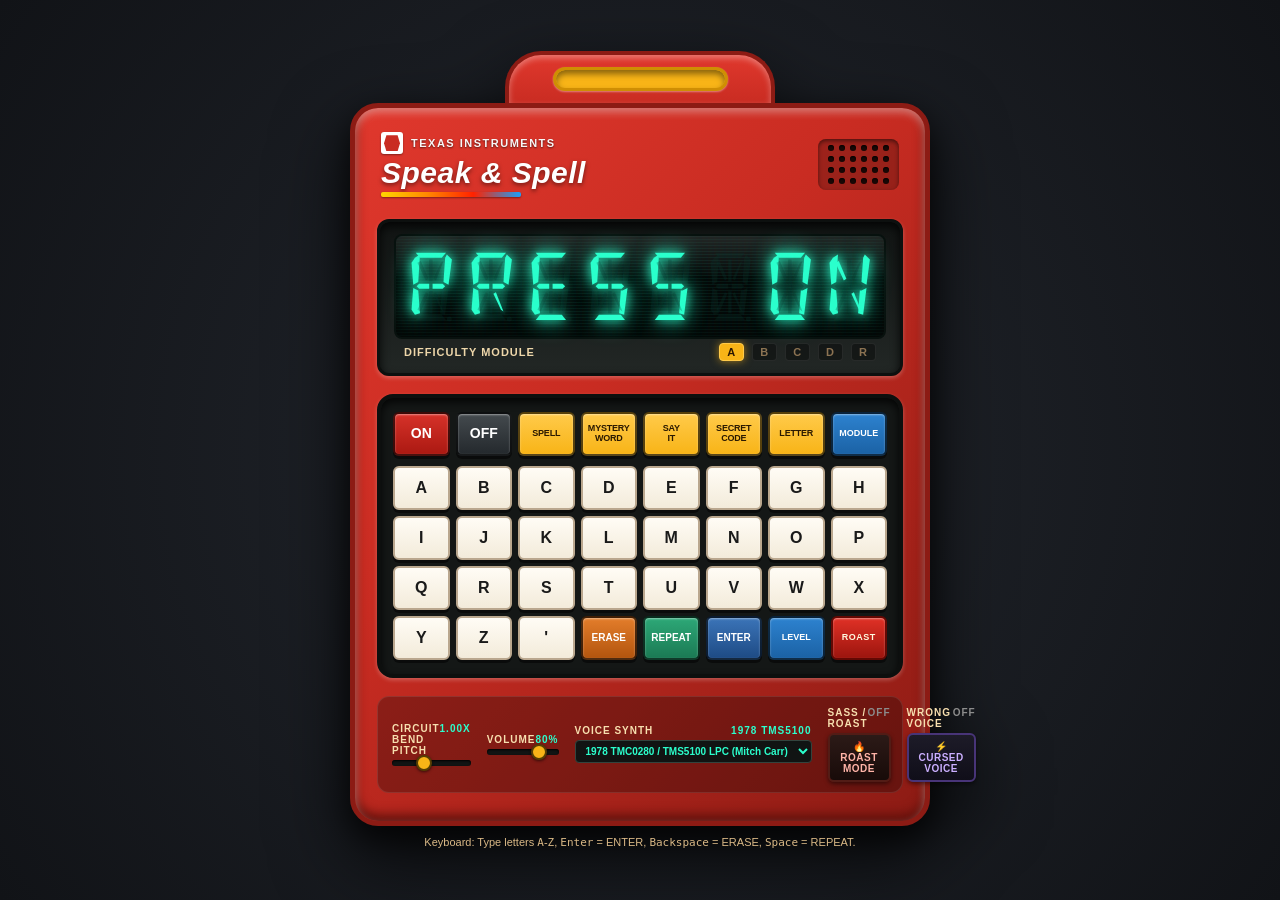
<file: index.html>
<!DOCTYPE html>
<html lang="en">
<head>
  <meta charset="UTF-8">
  <meta name="viewport" content="width=device-width, initial-scale=1.0, maximum-scale=1.0, user-scalable=no">
  <title>Texas Instruments Speak & Spell (1978)</title>
  <link rel="icon" type="image/svg+xml" href="assets/icon.svg">
  <link rel="manifest" href="manifest.json">
  <meta name="theme-color" content="#c92c22">
  <meta name="apple-mobile-web-app-capable" content="yes">
  <meta name="apple-mobile-web-app-status-bar-style" content="black-translucent">
  <meta property="og:title" content="Texas Instruments Speak & Spell (1978)">
  <meta property="og:description" content="Authentic 1978 Texas Instruments Speak & Spell emulation with 14-segment VFD, TMS5100 LPC speech synthesis, circuit bending, and all 5 original game modes.">
  <meta property="og:type" content="website">
  <link rel="stylesheet" href="css/styles.css">
  <meta name="description" content="Authentic 1978 Texas Instruments Speak & Spell simulation with 14-segment VFD, TMS5100 LPC speech synthesis, circuit bending, and all 5 original game modes.">
</head>
<body>

  <main class="speak-spell-container" role="region" aria-label="Texas Instruments Speak and Spell 1978">
    
    <!-- Top Molded Carry Handle -->
    <div class="handle-outer" aria-hidden="true">
      <div class="handle-inner-cutout"></div>
    </div>

    <!-- Main Orange-Red Molded Body -->
    <div class="device-body">

      <!-- Header: Logo, Title & Perforated Speaker Grille -->
      <header class="device-header">
        <div class="brand-section">
          <div class="ti-logo-row">
            <div class="ti-emblem" aria-hidden="true">
              <div class="ti-emblem-inner"></div>
            </div>
            <span class="ti-name">Texas Instruments</span>
          </div>
          <div class="title-row">
            <h1 class="brand-title">Speak &amp; Spell</h1>
          </div>
          <div class="rainbow-stripe" aria-hidden="true"></div>
        </div>

        <!-- Speaker Grille -->
        <div class="speaker-grille" aria-label="Speaker Grille" role="img">
          <div class="grille-hole"></div><div class="grille-hole"></div><div class="grille-hole"></div><div class="grille-hole"></div><div class="grille-hole"></div><div class="grille-hole"></div>
          <div class="grille-hole"></div><div class="grille-hole"></div><div class="grille-hole"></div><div class="grille-hole"></div><div class="grille-hole"></div><div class="grille-hole"></div>
          <div class="grille-hole"></div><div class="grille-hole"></div><div class="grille-hole"></div><div class="grille-hole"></div><div class="grille-hole"></div><div class="grille-hole"></div>
          <div class="grille-hole"></div><div class="grille-hole"></div><div class="grille-hole"></div><div class="grille-hole"></div><div class="grille-hole"></div><div class="grille-hole"></div>
        </div>
      </header>

      <!-- 8-Character 14-Segment Vacuum Fluorescent Display (VFD) Section -->
      <section class="vfd-bezel" aria-label="Display Area">
        <div class="vfd-window" id="vfd-container" role="status" aria-live="polite">
          <!-- 14-segment characters generated dynamically by vfd.js -->
        </div>

        <!-- Level Indicator Badges -->
        <div class="level-indicator-bar">
          <span>DIFFICULTY MODULE</span>
          <div class="level-badges">
            <span class="level-badge active" id="badge-A">A</span>
            <span class="level-badge" id="badge-B">B</span>
            <span class="level-badge" id="badge-C">C</span>
            <span class="level-badge" id="badge-D">D</span>
            <span class="level-badge level-badge-roast" id="badge-R" title="Roast Edition">R</span>
          </div>
        </div>
      </section>

      <!-- 40-Key Membrane Keypad -->
      <section class="keypad-container" aria-label="Keypad">
        
        <!-- Row 1: Power & Game Modes -->
        <div class="keypad-row-modes">
          <button class="key key-on" data-key="ON" aria-label="Turn On">ON</button>
          <button class="key key-off" data-key="OFF" aria-label="Turn Off">OFF</button>
          <button class="key key-mode" data-key="SPELL" aria-label="Spell Mode">SPELL</button>
          <button class="key key-mode" data-key="MYSTERY" aria-label="Mystery Word Mode">MYSTERY<br>WORD</button>
          <button class="key key-mode" data-key="SAY_IT" aria-label="Say It Mode">SAY<br>IT</button>
          <button class="key key-mode" data-key="SECRET_CODE" aria-label="Secret Code Mode">SECRET<br>CODE</button>
          <button class="key key-mode" data-key="LETTER" aria-label="Letter Mode">LETTER</button>
          <button class="key key-module" data-key="MODULE" aria-label="Change Word Module Level">MODULE</button>
        </div>

        <!-- Letters Rows (A through Z, Apostrophe, and Action Keys) -->
        <div class="keypad-grid-letters">
          <!-- Row 2 -->
          <button class="key key-letter" data-key="A">A</button>
          <button class="key key-letter" data-key="B">B</button>
          <button class="key key-letter" data-key="C">C</button>
          <button class="key key-letter" data-key="D">D</button>
          <button class="key key-letter" data-key="E">E</button>
          <button class="key key-letter" data-key="F">F</button>
          <button class="key key-letter" data-key="G">G</button>
          <button class="key key-letter" data-key="H">H</button>

          <!-- Row 3 -->
          <button class="key key-letter" data-key="I">I</button>
          <button class="key key-letter" data-key="J">J</button>
          <button class="key key-letter" data-key="K">K</button>
          <button class="key key-letter" data-key="L">L</button>
          <button class="key key-letter" data-key="M">M</button>
          <button class="key key-letter" data-key="N">N</button>
          <button class="key key-letter" data-key="O">O</button>
          <button class="key key-letter" data-key="P">P</button>

          <!-- Row 4 -->
          <button class="key key-letter" data-key="Q">Q</button>
          <button class="key key-letter" data-key="R">R</button>
          <button class="key key-letter" data-key="S">S</button>
          <button class="key key-letter" data-key="T">T</button>
          <button class="key key-letter" data-key="U">U</button>
          <button class="key key-letter" data-key="V">V</button>
          <button class="key key-letter" data-key="W">W</button>
          <button class="key key-letter" data-key="X">X</button>

          <!-- Row 5 -->
          <button class="key key-letter" data-key="Y">Y</button>
          <button class="key key-letter" data-key="Z">Z</button>
          <button class="key key-letter" data-key="'" aria-label="Apostrophe">'</button>
          <button class="key key-action key-erase" data-key="ERASE" aria-label="Erase">ERASE</button>
          <button class="key key-action key-repeat" data-key="REPEAT" aria-label="Repeat">REPEAT</button>
          <button class="key key-action key-enter" data-key="ENTER" aria-label="Enter">ENTER</button>
          <button class="key key-module" data-key="LEVEL" aria-label="Level Select">LEVEL</button>
          <button class="key key-action key-roast" data-key="ROAST" aria-label="Toggle Roast Mode">ROAST</button>
        </div>
      </section>

      <!-- Circuit Bending & Audio Parameters Drawer -->
      <section class="controls-drawer" aria-label="Audio Controls and Circuit Bending">
        <div class="control-group">
          <label class="control-label" for="bend-slider">
            <span>CIRCUIT BEND PITCH</span>
            <span class="bend-value" id="bend-display">1.00x</span>
          </label>
          <input type="range" id="bend-slider" class="slider" min="0.4" max="2.0" step="0.05" value="1.0" aria-label="Pitch Bender Slider">
        </div>

        <div class="control-group">
          <label class="control-label" for="volume-slider">
            <span>VOLUME</span>
            <span class="bend-value" id="vol-display">80%</span>
          </label>
          <input type="range" id="volume-slider" class="slider" min="0" max="1" step="0.05" value="0.8" aria-label="Volume Slider">
        </div>

        <div class="control-group control-voice-group">
          <label class="control-label" for="voice-engine-select">
            <span>VOICE SYNTH</span>
            <span class="bend-value" id="voice-display">1978 TMS5100</span>
          </label>
          <select id="voice-engine-select" class="voice-select" aria-label="Select Voice Engine">
            <option value="LPC_1978" selected>1978 TMC0280 / TMS5100 LPC (Mitch Carr)</option>
            <option value="CURSED">⚡ Circuit-Bent TMC0280 (Roast Voice)</option>
          </select>
        </div>

        <div class="control-group control-roast-group">
          <label class="control-label">
            <span>SASS / ROAST</span>
            <span class="roast-status" id="roast-indicator">OFF</span>
          </label>
          <button id="roast-toggle-btn" class="roast-switch-btn" type="button" aria-label="Toggle Offensive Roast Mode">🔥 ROAST MODE</button>
        </div>

        <div class="control-group control-cursed-group">
          <label class="control-label">
            <span>WRONG VOICE</span>
            <span class="roast-status" id="cursed-indicator">OFF</span>
          </label>
          <button id="cursed-toggle-btn" class="cursed-switch-btn" type="button" aria-label="Toggle Totally Wrong Cursed Voice">⚡ CURSED VOICE</button>
        </div>
      </section>

    </div>

    <!-- Instructions / Keyboard Shortcuts -->
    <p class="keyboard-help">
      Keyboard: Type letters <kbd>A</kbd>-<kbd>Z</kbd>, <kbd>Enter</kbd> = ENTER, <kbd>Backspace</kbd> = ERASE, <kbd>Space</kbd> = REPEAT.
    </p>

  </main>

  <!-- Core Scripts -->
  <script src="js/words.js"></script>
  <script src="js/vfd.js"></script>
  <script src="js/synth.js"></script>
  <script src="js/engine.js"></script>
  <script src="js/app.js"></script>
</body>
</html>
</file>
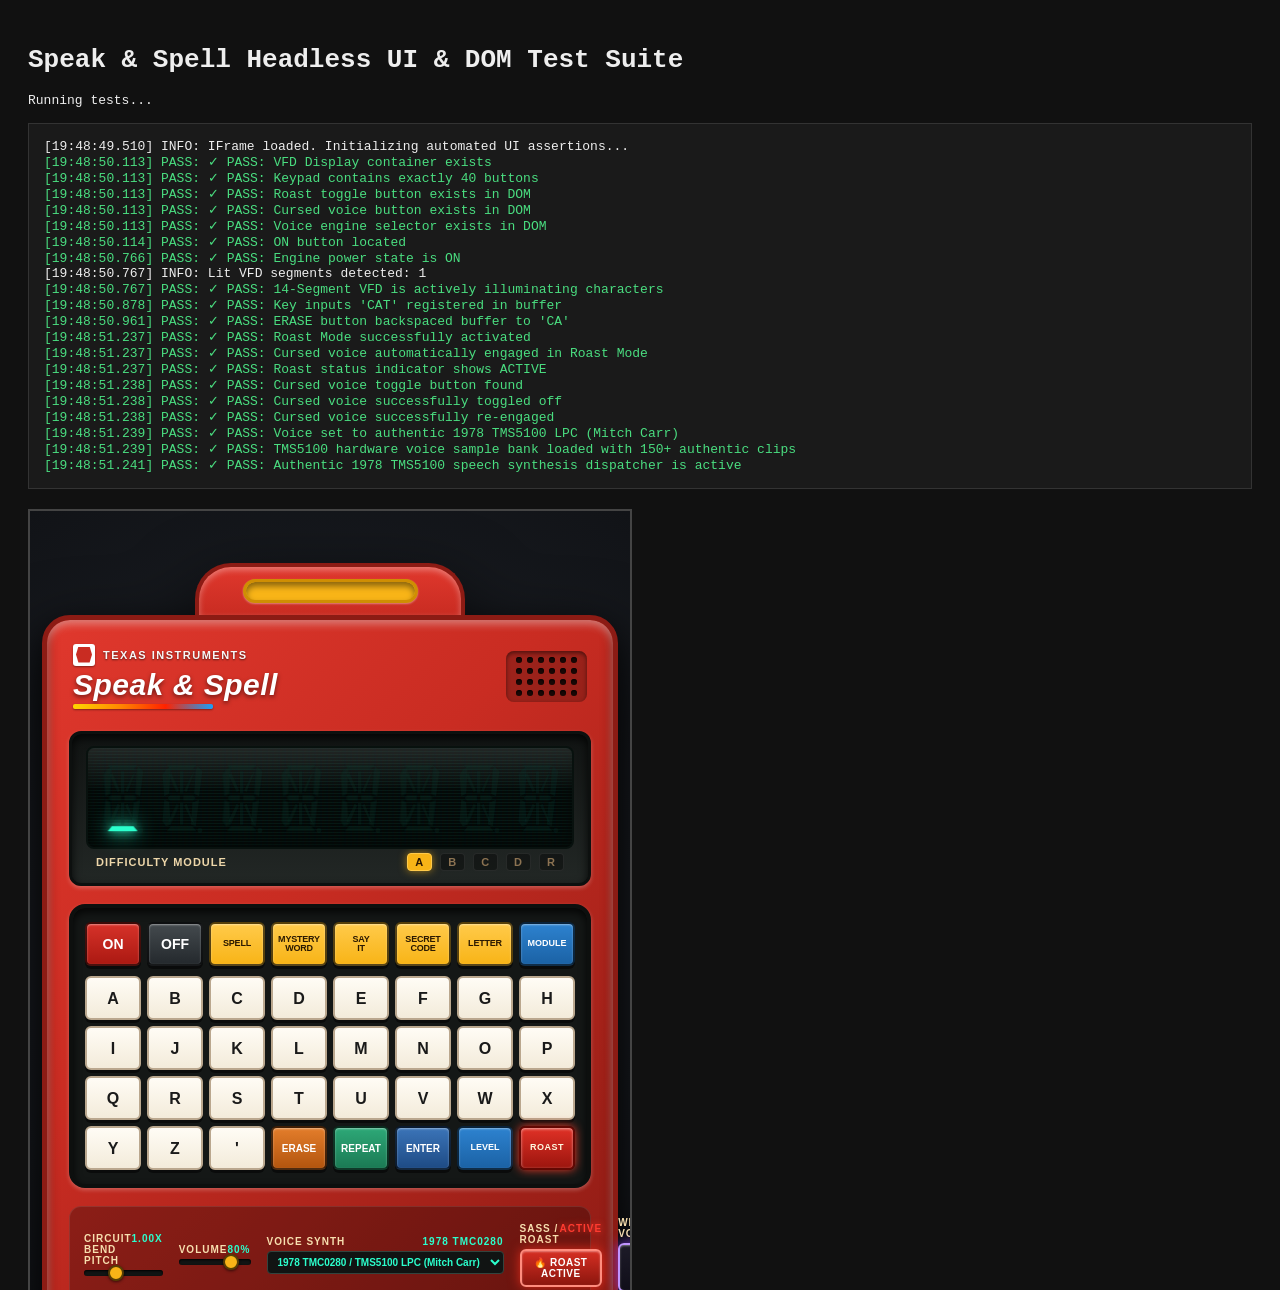
<file: test_ui_runner.html>
<!DOCTYPE html>
<html lang="en">
<head>
  <meta charset="UTF-8">
  <title>Speak & Spell Automated UI Test Runner</title>
  <style>
    body { font-family: monospace; background: #111; color: #eee; padding: 20px; }
    .pass { color: #4ade80; }
    .fail { color: #f87171; font-weight: bold; }
    #test-log { white-space: pre-wrap; margin-top: 15px; border: 1px solid #333; padding: 15px; background: #1a1a1a; }
  </style>
</head>
<body>
  <h1>Speak &amp; Spell Headless UI &amp; DOM Test Suite</h1>
  <div id="summary">Running tests...</div>
  <div id="test-log"></div>

  <!-- Embedded test harness running the actual application in an iframe -->
  <iframe id="app-frame" src="index.html" style="width: 600px; height: 900px; border: 2px solid #444; margin-top: 20px;"></iframe>

  <script>
    const logEl = document.getElementById("test-log");
    const summaryEl = document.getElementById("summary");
    const results = [];

    function log(msg, status = "info") {
      const line = `[${new Date().toISOString().substring(11, 23)}] ${status.toUpperCase()}: ${msg}`;
      const div = document.createElement("div");
      div.className = status;
      div.textContent = line;
      logEl.appendChild(div);
      console.log(line);
    }

    function assert(condition, testName) {
      if (condition) {
        log(`✓ PASS: ${testName}`, "pass");
        results.push({ name: testName, pass: true });
      } else {
        log(`✗ FAIL: ${testName}`, "fail");
        results.push({ name: testName, pass: false });
      }
    }

    const frame = document.getElementById("app-frame");

    frame.onload = async () => {
      log("IFrame loaded. Initializing automated UI assertions...");
      const doc = frame.contentDocument;
      const win = frame.contentWindow;
      win.IS_TEST_ENV = true;

      try {
        // Wait for DOMContentLoaded inside iframe
        await new Promise(r => setTimeout(r, 600));

        // Test 1: Initial state check
        assert(doc.getElementById("vfd-container") !== null, "VFD Display container exists");
        assert(doc.querySelectorAll(".key").length === 40, "Keypad contains exactly 40 buttons");
        assert(doc.getElementById("roast-toggle-btn") !== null, "Roast toggle button exists in DOM");
        assert(doc.getElementById("cursed-toggle-btn") !== null, "Cursed voice button exists in DOM");
        assert(doc.getElementById("voice-engine-select") !== null, "Voice engine selector exists in DOM");

        // Test 2: Power On
        const onBtn = doc.querySelector('.key[data-key="ON"]');
        assert(onBtn !== null, "ON button located");
        onBtn.dispatchEvent(new MouseEvent("mousedown", { bubbles: true }));
        onBtn.dispatchEvent(new MouseEvent("mouseup", { bubbles: true }));
        // Wait for 400ms boot flash animation to complete
        await new Promise(r => setTimeout(r, 650));
        assert(win.speakSpell.engine.isPowerOn === true, "Engine power state is ON");

        // Test 3: VFD 14-Segment Rendering verification
        const litSegments = doc.querySelectorAll(".vfd-seg.lit");
        log(`Lit VFD segments detected: ${litSegments.length}`);
        assert(litSegments.length > 0, "14-Segment VFD is actively illuminating characters");

        // Test 4: Keyboard & Membrane letter input (C, A, T)
        const cBtn = doc.querySelector('.key[data-key="C"]');
        const aBtn = doc.querySelector('.key[data-key="A"]');
        const tBtn = doc.querySelector('.key[data-key="T"]');

        cBtn.dispatchEvent(new MouseEvent("mousedown", { bubbles: true }));
        cBtn.dispatchEvent(new MouseEvent("mouseup", { bubbles: true }));
        aBtn.dispatchEvent(new MouseEvent("mousedown", { bubbles: true }));
        aBtn.dispatchEvent(new MouseEvent("mouseup", { bubbles: true }));
        tBtn.dispatchEvent(new MouseEvent("mousedown", { bubbles: true }));
        tBtn.dispatchEvent(new MouseEvent("mouseup", { bubbles: true }));
        await new Promise(r => setTimeout(r, 100));
        assert(win.speakSpell.engine.inputBuffer === "CAT", "Key inputs 'CAT' registered in buffer");

        // Test 5: Erase key
        const eraseBtn = doc.querySelector('.key[data-key="ERASE"]');
        eraseBtn.dispatchEvent(new MouseEvent("mousedown", { bubbles: true }));
        eraseBtn.dispatchEvent(new MouseEvent("mouseup", { bubbles: true }));
        await new Promise(r => setTimeout(r, 80));
        assert(win.speakSpell.engine.inputBuffer === "CA", "ERASE button backspaced buffer to 'CA'");

        // Test 6: Roast Mode Toggle
        const roastBtn = doc.getElementById("roast-toggle-btn");
        roastBtn.click();
        await new Promise(r => setTimeout(r, 200));
        assert(win.speakSpell.engine.isRoastMode === true, "Roast Mode successfully activated");
        assert(win.speakSpell.audio.isCursedVoice === true, "Cursed voice automatically engaged in Roast Mode");
        assert(doc.getElementById("roast-indicator").textContent === "ACTIVE", "Roast status indicator shows ACTIVE");

        // Test 7: Cursed Voice toggle
        const cursedBtn = doc.getElementById("cursed-toggle-btn");
        assert(cursedBtn !== null, "Cursed voice toggle button found");
        cursedBtn.click(); // Toggle off
        assert(win.speakSpell.audio.isCursedVoice === false, "Cursed voice successfully toggled off");
        cursedBtn.click(); // Toggle back on
        assert(win.speakSpell.audio.isCursedVoice === true, "Cursed voice successfully re-engaged");

        // Test 7b: Voice engine selector
        const voiceSel = doc.getElementById("voice-engine-select");
        voiceSel.value = "LPC_1978";
        voiceSel.dispatchEvent(new Event("change", { bubbles: true }));
        assert(win.speakSpell.audio.voiceMode === "LPC_1978", "Voice set to authentic 1978 TMS5100 LPC (Mitch Carr)");
        assert(win.speakSpell.audio.AUTHENTIC_SAMPLES && win.speakSpell.audio.AUTHENTIC_SAMPLES.size > 150, "TMS5100 hardware voice sample bank loaded with 150+ authentic clips");
        assert(typeof win.speakSpell.audio.speakAuthenticTMS5100 === "function", "Authentic 1978 TMS5100 speech synthesis dispatcher is active");

        // Test 8: Mode switching: MYSTERY WORD
        const mysteryBtn = doc.querySelector('.key[data-key="MYSTERY"]');
        mysteryBtn.dispatchEvent(new MouseEvent("mousedown", { bubbles: true }));
        mysteryBtn.dispatchEvent(new MouseEvent("mouseup", { bubbles: true }));
        await new Promise(r => setTimeout(r, 150));
        assert(win.speakSpell.engine.currentMode === "MYSTERY", "Switched to MYSTERY WORD mode");

        // Test 9: Mode switching: SECRET CODE
        const codeBtn = doc.querySelector('.key[data-key="SECRET_CODE"]');
        codeBtn.dispatchEvent(new MouseEvent("mousedown", { bubbles: true }));
        codeBtn.dispatchEvent(new MouseEvent("mouseup", { bubbles: true }));
        await new Promise(r => setTimeout(r, 150));
        assert(win.speakSpell.engine.currentMode === "SECRET_CODE", "Switched to SECRET CODE mode");

        // Test 9b: Secret code input & cipher ERASE protection
        const cKey = doc.querySelector('.key[data-key="C"]');
        cKey.dispatchEvent(new MouseEvent("mousedown", { bubbles: true }));
        cKey.dispatchEvent(new MouseEvent("mouseup", { bubbles: true }));
        await new Promise(r => setTimeout(r, 80));
        assert(win.speakSpell.display.text.trim() === "F", "Secret Code encodes 'C' to 'F' on VFD");

        const eraseKey = doc.querySelector('.key[data-key="ERASE"]');
        eraseKey.dispatchEvent(new MouseEvent("mousedown", { bubbles: true }));
        eraseKey.dispatchEvent(new MouseEvent("mouseup", { bubbles: true }));
        await new Promise(r => setTimeout(r, 80));
        assert(win.speakSpell.display.text.startsWith("CODE"), "Erasing in Secret Code preserves cipher display state");

        // Test 10: Mode switching: LETTER mode
        const letterBtn = doc.querySelector('.key[data-key="LETTER"]');
        letterBtn.dispatchEvent(new MouseEvent("mousedown", { bubbles: true }));
        letterBtn.dispatchEvent(new MouseEvent("mouseup", { bubbles: true }));
        await new Promise(r => setTimeout(r, 150));
        assert(win.speakSpell.engine.currentMode === "LETTER", "Switched to LETTER mode");

        // Test 10b: Digits / phonetics handling in LETTER mode
        win.speakSpell.engine.handleKey("5");
        assert(win.speakSpell.display.text.startsWith("5"), "Digit '5' registered and rendered in LETTER mode");

        // Test 11: Level module cycling including Roast R
        const levelBtn = doc.querySelector('.key[data-key="LEVEL"]');
        const levelsTraversed = [];
        for (let i = 0; i < 5; i++) {
          levelsTraversed.push(win.speakSpell.engine.currentLevel);
          levelBtn.dispatchEvent(new MouseEvent("mousedown", { bubbles: true }));
          levelBtn.dispatchEvent(new MouseEvent("mouseup", { bubbles: true }));
          await new Promise(r => setTimeout(r, 100));
        }
        log(`Levels traversed: ${levelsTraversed.join(" -> ")}`);
        assert(levelsTraversed.includes("R"), "Difficulty cycle includes Roast Level R");

        // Test 12: Circuit Bending pitch slider
        const slider = doc.getElementById("bend-slider");
        slider.value = 0.5;
        slider.dispatchEvent(new Event("input", { bubbles: true }));
        assert(win.speakSpell.audio.pitchRate === 0.5, "Pitch bend slider updated audio pitch rate to 0.5x");

        // Final Summary
        const passedCount = results.filter(r => r.pass).length;
        const totalCount = results.length;
        const allPass = passedCount === totalCount;

        summaryEl.innerHTML = `<strong>Results: ${passedCount} / ${totalCount} PASSED</strong>`;
        summaryEl.className = allPass ? "pass" : "fail";
        log(`=== TEST SUMMARY: ${passedCount}/${totalCount} TESTS PASSED ===`, allPass ? "pass" : "fail");

        window.TEST_COMPLETED = true;
        window.TEST_ALL_PASSED = allPass;

      } catch (err) {
        log(`Fatal UI Test Error: ${err.message}`, "fail");
        console.error(err);
        window.TEST_COMPLETED = true;
        window.TEST_ALL_PASSED = false;
      }
    };
  </script>
</body>
</html>
</file>
<file: css/styles.css>
/* ==========================================================================
   Texas Instruments Speak & Spell (1978) - Authentic Skeuomorphic Stylesheet
   Crafted with retro industrial design principles from frontend-design skill:
   - Molded ABS plastic texture with directional lighting and bevels
   - Top recessed carry handle with yellow grip
   - Smoky acrylic VFD lens with 14-segment phosphor glow & scanlines
   - 40-key membrane keyboard with authentic colorways and tactile depression
   - Circuit bending pitch-bend / speed modulation panel
   ========================================================================== */

:root {
  --ti-red: #c92c22;
  --ti-red-light: #e0382d;
  --ti-red-dark: #8c1b14;
  --ti-red-shadow: #5c0f0a;
  
  --ti-yellow: #f8b417;
  --ti-yellow-dark: #cf8e03;
  --ti-yellow-light: #ffca4a;

  --ti-blue: #1b62a5;
  --ti-blue-dark: #0f3d69;

  --vfd-lit: #2bffcd;
  --vfd-glow: rgba(43, 255, 205, 0.85);
  --vfd-unlit: rgba(10, 55, 45, 0.25);
  --vfd-bg: #091a16;
  --lens-acrylic: rgba(18, 22, 21, 0.94);

  --font-retro: "Helvetica Neue", "Arial", sans-serif;
  --font-title: "Impact", "Arial Black", sans-serif;
}

* {
  box-sizing: border-box;
  margin: 0;
  padding: 0;
  -webkit-font-smoothing: antialiased;
}

body {
  background: radial-gradient(circle at center, #23272e 0%, #111317 100%);
  min-height: 100vh;
  display: flex;
  flex-direction: column;
  align-items: center;
  justify-content: center;
  padding: 24px 12px;
  font-family: var(--font-retro);
  color: #f0f0f0;
  overflow-x: hidden;
  user-select: none;
}

/* ==========================================================================
   Outer Device Chassis
   ========================================================================== */
.speak-spell-container {
  display: flex;
  flex-direction: column;
  align-items: center;
  width: 100%;
  max-width: 580px;
  position: relative;
  filter: drop-shadow(0 25px 35px rgba(0, 0, 0, 0.75));
}

/* Top molded carry handle */
.handle-outer {
  width: 270px;
  height: 52px;
  background: linear-gradient(to bottom, var(--ti-red-light), var(--ti-red));
  border-radius: 36px 36px 0 0;
  border: 4px solid var(--ti-red-dark);
  border-bottom: none;
  display: flex;
  justify-content: center;
  align-items: center;
  box-shadow: inset 0 3px 6px rgba(255, 255, 255, 0.35);
  position: relative;
  z-index: 1;
}

.handle-inner-cutout {
  width: 175px;
  height: 24px;
  background: var(--ti-yellow);
  border-radius: 14px;
  border: 3px solid var(--ti-yellow-dark);
  box-shadow: inset 0 4px 6px rgba(0, 0, 0, 0.45), 0 1px 2px rgba(255, 255, 255, 0.4);
}

/* Main molded red casing */
.device-body {
  width: 100%;
  background: linear-gradient(135deg, var(--ti-red-light) 0%, var(--ti-red) 40%, var(--ti-red-dark) 100%);
  border-radius: 28px;
  border: 5px solid var(--ti-red-dark);
  box-shadow:
    inset 0 4px 8px rgba(255, 255, 255, 0.4),
    inset 0 -6px 12px var(--ti-red-shadow),
    0 12px 28px rgba(0, 0, 0, 0.6);
  padding: 24px 22px 28px;
  display: flex;
  flex-direction: column;
  gap: 18px;
  position: relative;
}

/* Fine textured grain overlay */
.device-body::after {
  content: "";
  position: absolute;
  top: 0; left: 0; right: 0; bottom: 0;
  border-radius: 24px;
  pointer-events: none;
  background-image: radial-gradient(rgba(0, 0, 0, 0.08) 15%, transparent 16%);
  background-size: 4px 4px;
}

/* ==========================================================================
   Header: Logos & Speaker Grille
   ========================================================================== */
.device-header {
  display: flex;
  justify-content: space-between;
  align-items: center;
  padding: 0 4px 4px;
}

.brand-section {
  display: flex;
  flex-direction: column;
  gap: 2px;
}

.ti-logo-row {
  display: flex;
  align-items: center;
  gap: 8px;
}

.ti-emblem {
  width: 22px;
  height: 22px;
  background: #ffffff;
  border-radius: 3px;
  display: flex;
  align-items: center;
  justify-content: center;
  box-shadow: 0 1px 2px rgba(0, 0, 0, 0.4);
}

.ti-emblem-inner {
  width: 16px;
  height: 16px;
  background: var(--ti-red);
  clip-path: polygon(15% 0, 85% 0, 100% 50%, 85% 100%, 15% 100%, 0 50%);
}

.ti-name {
  font-size: 11px;
  font-weight: 800;
  letter-spacing: 1.5px;
  text-transform: uppercase;
  color: #f7f7f7;
  text-shadow: 0 1px 2px rgba(0, 0, 0, 0.6);
}

.title-row {
  display: flex;
  align-items: baseline;
  gap: 6px;
}

.brand-title {
  font-family: var(--font-title);
  font-style: italic;
  font-size: 30px;
  letter-spacing: 0.5px;
  color: #ffffff;
  text-shadow: 0 2px 4px rgba(0, 0, 0, 0.5);
}

.rainbow-stripe {
  height: 5px;
  width: 140px;
  background: linear-gradient(to right, #ffd500 0%, #ff8800 33%, #ff2200 66%, #18a0fb 100%);
  border-radius: 2px;
  box-shadow: 0 1px 2px rgba(0, 0, 0, 0.4);
}

/* Speaker Grille */
.speaker-grille {
  display: grid;
  grid-template-columns: repeat(6, 6px);
  grid-gap: 5px;
  padding: 6px 10px;
  background: rgba(0, 0, 0, 0.22);
  border-radius: 8px;
  box-shadow: inset 0 2px 4px rgba(0, 0, 0, 0.5);
}

.grille-hole {
  width: 6px;
  height: 6px;
  background: #1a0806;
  border-radius: 50%;
  box-shadow: inset 0 1px 2px #000000;
}

/* ==========================================================================
   VFD Display Section
   ========================================================================== */
.vfd-bezel {
  background: linear-gradient(to bottom, #111413, #222725);
  border-radius: 12px;
  padding: 12px 14px;
  border: 3px solid #0d100f;
  box-shadow:
    inset 0 4px 10px rgba(0, 0, 0, 0.8),
    0 2px 4px rgba(255, 255, 255, 0.25);
  position: relative;
  overflow: hidden;
}

/* Smoky dark acrylic window */
.vfd-window {
  background-color: var(--vfd-bg);
  background-image:
    linear-gradient(rgba(0, 20, 15, 0.35) 50%, rgba(0, 0, 0, 0.65) 50%),
    linear-gradient(90deg, rgba(255, 0, 0, 0.03), rgba(0, 255, 0, 0.01), rgba(0, 0, 255, 0.03));
  background-size: 100% 3px, 6px 100%;
  border-radius: 8px;
  padding: 10px 8px;
  border: 2px solid #08110e;
  box-shadow: inset 0 0 20px #040907;
  position: relative;
}

/* Glass reflection sheen */
.vfd-window::before {
  content: "";
  position: absolute;
  top: 0; left: 0; right: 0;
  height: 40%;
  background: linear-gradient(to bottom, rgba(255, 255, 255, 0.12), rgba(255, 255, 255, 0.01));
  border-radius: 6px 6px 0 0;
  pointer-events: none;
}

.vfd-grid {
  display: grid;
  grid-template-columns: repeat(8, 1fr);
  gap: 6px;
  width: 100%;
}

.vfd-char {
  aspect-ratio: 64 / 96;
  position: relative;
  display: flex;
  align-items: center;
  justify-content: center;
}

.vfd-svg {
  width: 100%;
  height: 100%;
  overflow: visible;
}

/* VFD Segments */
.vfd-seg {
  fill: var(--vfd-unlit);
  transition: fill 0.04s ease-out, filter 0.04s ease-out;
}

.vfd-seg.lit {
  fill: var(--vfd-lit);
  filter: drop-shadow(0 0 6px var(--vfd-glow)) drop-shadow(0 0 12px var(--vfd-glow));
}

/* Level Indicator Lights below screen */
.level-indicator-bar {
  display: flex;
  justify-content: space-between;
  align-items: center;
  padding: 4px 10px 0;
  font-size: 11px;
  font-weight: 700;
  letter-spacing: 1px;
  color: #eed7aa;
}

.level-badges {
  display: flex;
  gap: 8px;
}

.level-badge {
  padding: 2px 7px;
  border-radius: 4px;
  background: rgba(0, 0, 0, 0.35);
  color: #8c7352;
  border: 1px solid rgba(255, 255, 255, 0.08);
  transition: all 0.2s ease;
}

.level-badge.active {
  background: var(--ti-yellow);
  color: #2b1700;
  border-color: var(--ti-yellow-light);
  box-shadow: 0 0 8px rgba(248, 180, 23, 0.6);
}

.level-badge.level-badge-roast.active {
  background: #ff3b30;
  color: #ffffff;
  border-color: #ff9f0a;
  box-shadow: 0 0 10px rgba(255, 59, 48, 0.85);
}

/* ==========================================================================
   Membrane Keypad
   ========================================================================== */
.keypad-container {
  background: #141716;
  border-radius: 16px;
  padding: 14px 12px;
  border: 4px solid #0d0f0e;
  box-shadow:
    inset 0 4px 8px rgba(0, 0, 0, 0.8),
    0 2px 4px rgba(255, 255, 255, 0.25);
  display: flex;
  flex-direction: column;
  gap: 10px;
}

/* Top Mode Row */
.keypad-row-modes {
  display: grid;
  grid-template-columns: repeat(8, 1fr);
  gap: 6px;
}

/* Letters Grid */
.keypad-grid-letters {
  display: grid;
  grid-template-columns: repeat(8, 1fr);
  gap: 6px;
}

/* Key Base Styling */
.key {
  height: 44px;
  border-radius: 6px;
  display: flex;
  flex-direction: column;
  align-items: center;
  justify-content: center;
  font-size: 14px;
  font-weight: 800;
  cursor: pointer;
  border: 2px solid rgba(0, 0, 0, 0.65);
  box-shadow:
    0 3px 0 rgba(0, 0, 0, 0.5),
    inset 0 1px 2px rgba(255, 255, 255, 0.45);
  transition: transform 0.05s ease, box-shadow 0.05s ease;
  user-select: none;
  text-align: center;
  line-height: 1.1;
  padding: 2px;
}

.key:active, .key.pressed {
  transform: translateY(2px);
  box-shadow:
    0 1px 0 rgba(0, 0, 0, 0.6),
    inset 0 2px 4px rgba(0, 0, 0, 0.4);
}

/* Key Color Variants */
.key-on {
  background: linear-gradient(to bottom, #d63229, #ab1912);
  color: #ffffff;
}

.key-off {
  background: linear-gradient(to bottom, #444a4e, #24292d);
  color: #ffffff;
}

.key-mode {
  background: linear-gradient(to bottom, var(--ti-yellow-light), var(--ti-yellow));
  color: #2b1900;
  font-size: 9px;
  letter-spacing: -0.2px;
}

.key-module {
  background: linear-gradient(to bottom, #2d82cf, var(--ti-blue));
  color: #ffffff;
  font-size: 9px;
}

.key-letter {
  background: linear-gradient(to bottom, #fffcf5, #f3ebda);
  color: #1a1a1a;
  font-size: 16px;
  border-color: #baa78e;
}

.key-action {
  font-size: 10px;
  color: #ffffff;
}

.key-repeat {
  background: linear-gradient(to bottom, #2da877, #1b7a54);
}

.key-erase {
  background: linear-gradient(to bottom, #e37d2b, #b3550e);
}

.key-enter {
  background: linear-gradient(to bottom, #3b74b8, #1e4b85);
}

.key-roast {
  background: linear-gradient(to bottom, #e03126, #9c150e);
  color: #fffae0;
  border-color: #630803;
  font-size: 9px;
  letter-spacing: 0.5px;
}

.key-roast.active-roast {
  box-shadow: 0 0 10px rgba(255, 60, 40, 0.9), inset 0 1px 3px rgba(255, 255, 255, 0.6);
}

/* ==========================================================================
   Circuit Bending & Extra Controls Drawer
   ========================================================================== */
.controls-drawer {
  background: rgba(0, 0, 0, 0.28);
  border-radius: 12px;
  padding: 10px 14px;
  display: flex;
  justify-content: space-between;
  align-items: center;
  gap: 16px;
  border: 1px solid rgba(255, 255, 255, 0.1);
}

.control-group {
  display: flex;
  flex-direction: column;
  gap: 4px;
  flex: 1;
}

.control-label {
  font-size: 10px;
  font-weight: 700;
  text-transform: uppercase;
  letter-spacing: 1px;
  color: #f7dfaf;
  display: flex;
  justify-content: space-between;
}

.bend-value {
  color: #2bffcd;
}

.slider {
  -webkit-appearance: none;
  appearance: none;
  width: 100%;
  height: 6px;
  background: #111413;
  border-radius: 3px;
  outline: none;
  box-shadow: inset 0 1px 2px #000;
}

.slider::-webkit-slider-thumb {
  -webkit-appearance: none;
  appearance: none;
  width: 16px;
  height: 16px;
  border-radius: 50%;
  background: var(--ti-yellow);
  cursor: pointer;
  border: 2px solid #573e04;
  box-shadow: 0 1px 3px rgba(0, 0, 0, 0.6);
}

/* Voice Selector Dropdown */
.voice-select {
  background: #111413;
  color: #2bffcd;
  border: 1px solid #33443e;
  border-radius: 4px;
  padding: 4px 6px;
  font-size: 10px;
  font-family: var(--font-retro);
  font-weight: 700;
  outline: none;
  cursor: pointer;
}

.voice-select:focus {
  border-color: var(--ti-yellow);
}

/* Roast Switch Toggle Button */
.roast-status {
  font-weight: 800;
  color: #8c8c8c;
  transition: color 0.2s ease;
}

.roast-status.on {
  color: #ff3b30;
  text-shadow: 0 0 6px rgba(255, 59, 48, 0.8);
}

.roast-switch-btn {
  background: linear-gradient(to bottom, #2c1a17, #180b09);
  color: #ffb4a8;
  border: 2px solid #521c16;
  border-radius: 6px;
  padding: 6px 10px;
  font-size: 10px;
  font-weight: 800;
  cursor: pointer;
  letter-spacing: 0.5px;
  transition: all 0.2s ease;
  box-shadow: 0 2px 4px rgba(0, 0, 0, 0.5);
}

.roast-switch-btn:hover {
  background: linear-gradient(to bottom, #3d211c, #260e0a);
  border-color: #80281e;
}

.roast-switch-btn.active {
  background: linear-gradient(to bottom, #d62f23, #8c160e);
  color: #ffffff;
  border-color: #ff8c7e;
  box-shadow: 0 0 12px rgba(255, 50, 30, 0.75), inset 0 1px 2px rgba(255, 255, 255, 0.4);
}

.cursed-switch-btn {
  background: linear-gradient(to bottom, #1d1b28, #100e19);
  color: #cbafff;
  border: 2px solid #483478;
  border-radius: 6px;
  padding: 6px 10px;
  font-size: 10px;
  font-weight: 800;
  cursor: pointer;
  letter-spacing: 0.5px;
  transition: all 0.2s ease;
  box-shadow: 0 2px 4px rgba(0, 0, 0, 0.5);
}

.cursed-switch-btn:hover {
  background: linear-gradient(to bottom, #2b2540, #19142b);
  border-color: #7256b8;
}

.cursed-switch-btn.active {
  background: linear-gradient(to bottom, #8338ec, #49139a);
  color: #ffffff;
  border-color: #c094ff;
  box-shadow: 0 0 12px rgba(131, 56, 236, 0.85), inset 0 1px 2px rgba(255, 255, 255, 0.4);
}

/* Keyboard hint info */
.keyboard-help {
  font-size: 11px;
  color: #ffd89c;
  text-align: center;
  margin-top: 10px;
  opacity: 0.85;
}

/* Responsive Scaling */
@media (max-width: 540px) {
  .key {
    height: 38px;
    font-size: 13px;
  }
  .key-mode, .key-action, .key-module {
    font-size: 8px;
  }
  .brand-title {
    font-size: 24px;
  }
  .rainbow-stripe {
    width: 90px;
  }
}
</file>
